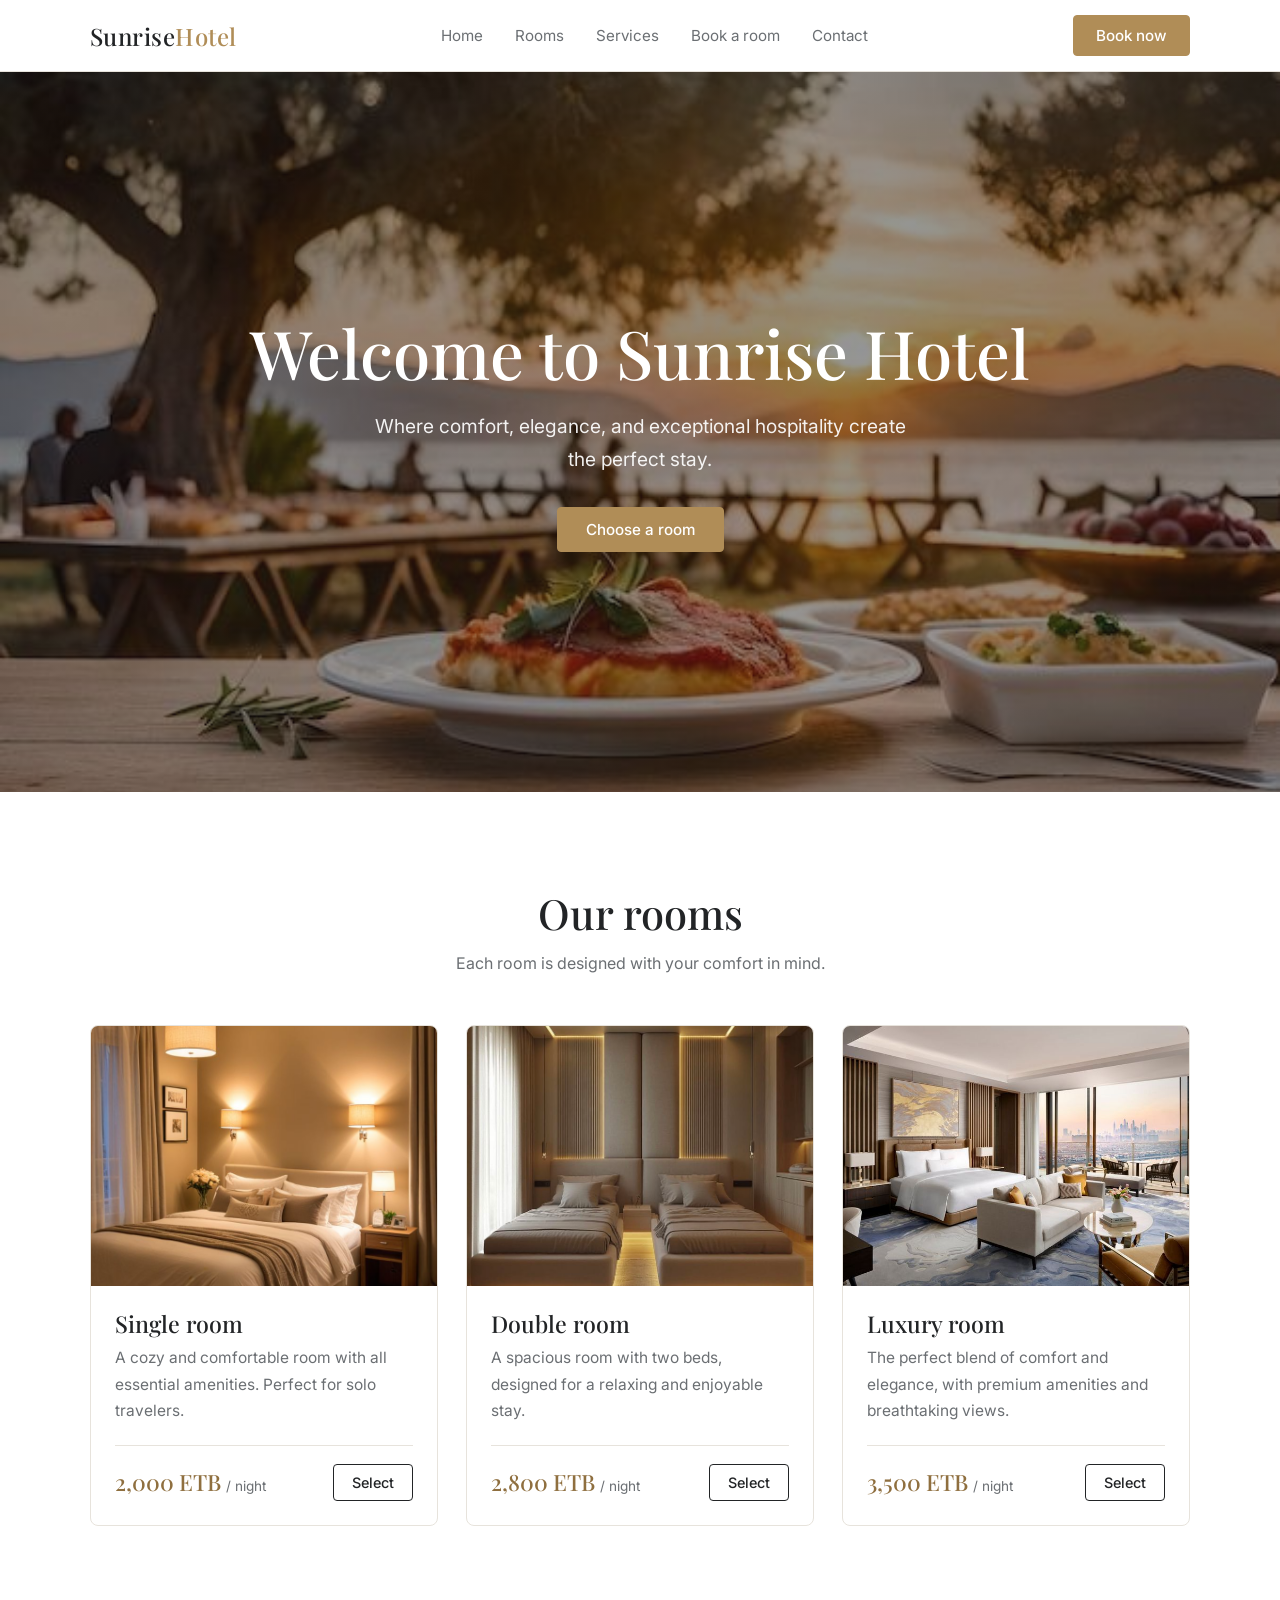
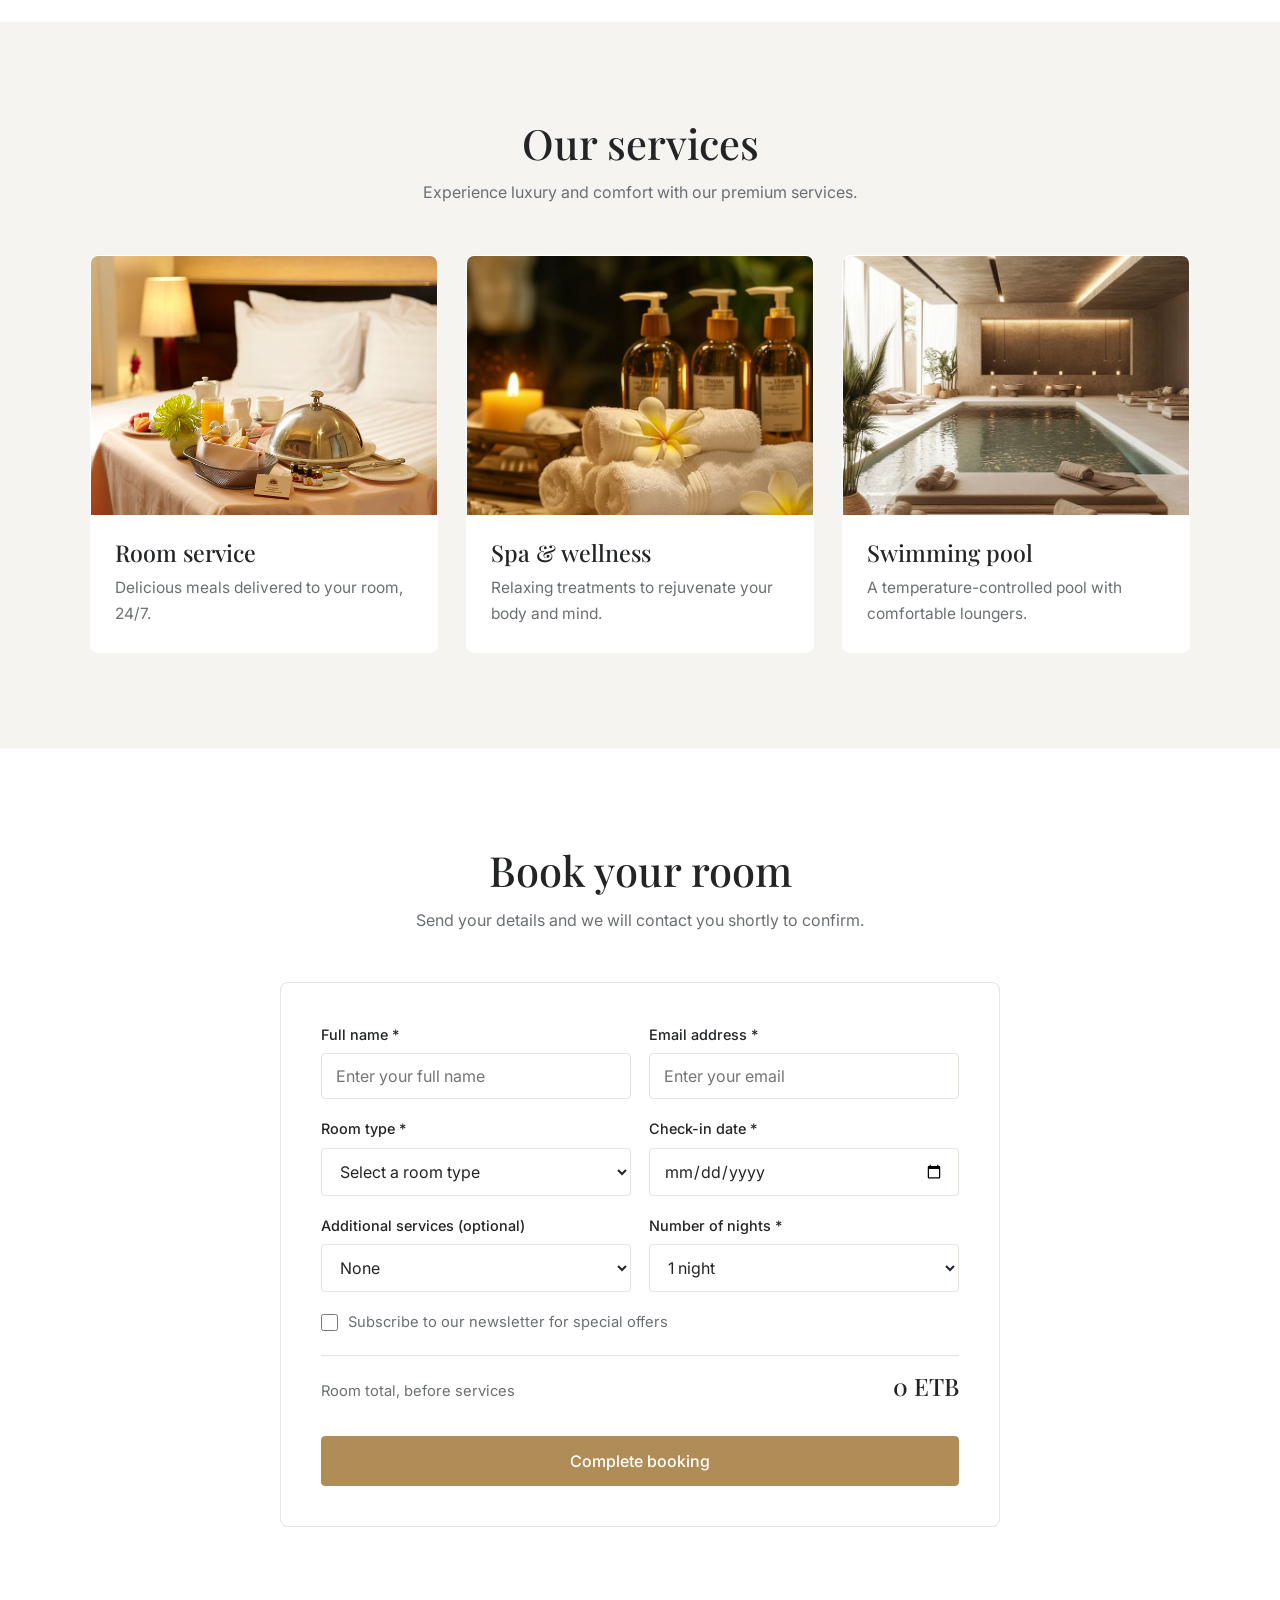
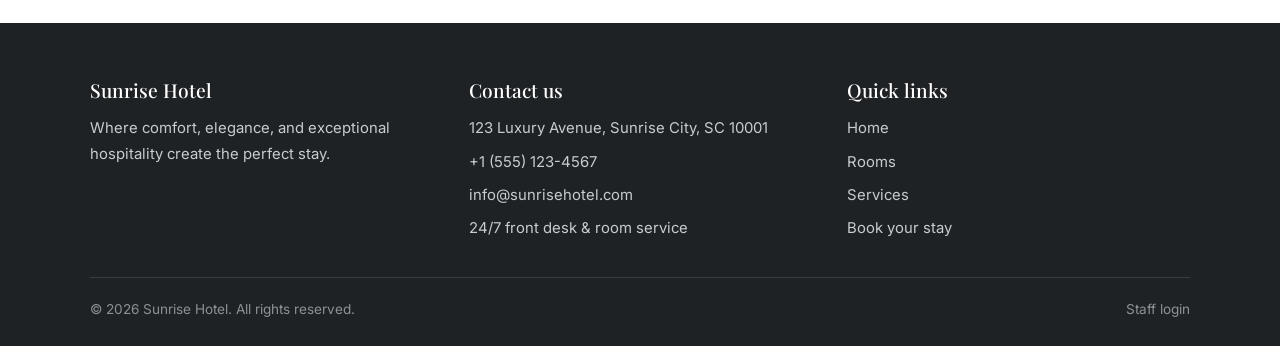
<file: index.html>
<!DOCTYPE html>
<html lang="en">
<head>
    <meta charset="UTF-8">
    <meta name="viewport" content="width=device-width, initial-scale=1.0">
    <title>Sunrise Hotel – Luxury Accommodation</title>

    <link rel="preconnect" href="https://fonts.googleapis.com">
    <link rel="preconnect" href="https://fonts.gstatic.com" crossorigin>
    <link href="https://fonts.googleapis.com/css2?family=Inter:wght@400;500&family=Playfair+Display:wght@400;500&display=swap" rel="stylesheet">
    <link rel="stylesheet" href="style.css">
</head>
<body>

    <!-- Header -->
    <header class="site-header">
        <div class="container header-inner">
            <a href="#home" class="logo">Sunrise<span>Hotel</span></a>

            <nav class="nav" id="nav" aria-label="Main">
                <ul class="nav-list">
                    <li><a href="#home">Home</a></li>
                    <li><a href="#rooms">Rooms</a></li>
                    <li><a href="#services">Services</a></li>
                    <li><a href="#booking">Book a room</a></li>
                    <li><a href="#contact">Contact</a></li>
                </ul>
            </nav>

            <div class="header-actions">
                <a href="#booking" class="btn">Book now</a>
                <button class="nav-toggle" id="navToggle" aria-label="Open menu" aria-expanded="false" aria-controls="nav">
                    <span></span><span></span><span></span>
                </button>
            </div>
        </div>
    </header>

    <main>
        <!-- Hero -->
        <section class="hero" id="home">
            <div class="container">
                <h1>Welcome to Sunrise Hotel</h1>
                <p>Where comfort, elegance, and exceptional hospitality create the perfect stay.</p>
                <a href="#rooms" class="btn">Choose a room</a>
            </div>
        </section>

        <!-- Rooms -->
        <section class="section" id="rooms">
            <div class="container">
                <div class="section-head">
                    <h2>Our rooms</h2>
                    <p>Each room is designed with your comfort in mind.</p>
                </div>

                <div class="grid">
                    <article class="card">
                        <div class="card-img"><img src="public/single.jpg" alt="Single room" loading="lazy"></div>
                        <div class="card-body">
                            <h3>Single room</h3>
                            <p>A cozy and comfortable room with all essential amenities. Perfect for solo travelers.</p>
                            <div class="room-footer">
                                <div class="room-price">2,000 ETB <small>/ night</small></div>
                                <button class="btn btn--outline" type="button" data-room="single">Select</button>
                            </div>
                        </div>
                    </article>

                    <article class="card">
                        <div class="card-img"><img src="public/double.jpg" alt="Double room" loading="lazy"></div>
                        <div class="card-body">
                            <h3>Double room</h3>
                            <p>A spacious room with two beds, designed for a relaxing and enjoyable stay.</p>
                            <div class="room-footer">
                                <div class="room-price">2,800 ETB <small>/ night</small></div>
                                <button class="btn btn--outline" type="button" data-room="double">Select</button>
                            </div>
                        </div>
                    </article>

                    <article class="card">
                        <div class="card-img"><img src="public/luxury.jpg" alt="Luxury room" loading="lazy"></div>
                        <div class="card-body">
                            <h3>Luxury room</h3>
                            <p>The perfect blend of comfort and elegance, with premium amenities and breathtaking views.</p>
                            <div class="room-footer">
                                <div class="room-price">3,500 ETB <small>/ night</small></div>
                                <button class="btn btn--outline" type="button" data-room="luxury">Select</button>
                            </div>
                        </div>
                    </article>
                </div>
            </div>
        </section>

        <!-- Services -->
        <section class="section section--alt" id="services">
            <div class="container">
                <div class="section-head">
                    <h2>Our services</h2>
                    <p>Experience luxury and comfort with our premium services.</p>
                </div>

                <div class="grid">
                    <article class="card">
                        <div class="card-img"><img src="public/food.jpg" alt="Room service" loading="lazy"></div>
                        <div class="card-body">
                            <h3>Room service</h3>
                            <p>Delicious meals delivered to your room, 24/7.</p>
                        </div>
                    </article>

                    <article class="card">
                        <div class="card-img"><img src="public/spa.jpg" alt="Spa and wellness" loading="lazy"></div>
                        <div class="card-body">
                            <h3>Spa &amp; wellness</h3>
                            <p>Relaxing treatments to rejuvenate your body and mind.</p>
                        </div>
                    </article>

                    <article class="card">
                        <div class="card-img"><img src="public/pool.jpg" alt="Swimming pool" loading="lazy"></div>
                        <div class="card-body">
                            <h3>Swimming pool</h3>
                            <p>A temperature-controlled pool with comfortable loungers.</p>
                        </div>
                    </article>
                </div>
            </div>
        </section>

        <!-- Booking -->
        <section class="section" id="booking">
            <div class="container">
                <div class="section-head">
                    <h2>Book your room</h2>
                    <p>Send your details and we will contact you shortly to confirm.</p>
                </div>

                <div class="booking-form">
                    <form id="bookingForm" novalidate>
                        <div class="form-row">
                            <div class="form-group">
                                <label for="name">Full name *</label>
                                <input type="text" id="name" name="name" required placeholder="Enter your full name" autocomplete="name">
                            </div>
                            <div class="form-group">
                                <label for="email">Email address *</label>
                                <input type="email" id="email" name="email" required placeholder="Enter your email" autocomplete="email">
                            </div>
                        </div>

                        <div class="form-row">
                            <div class="form-group">
                                <label for="roomType">Room type *</label>
                                <select id="roomType" name="roomType" required>
                                    <option value="">Select a room type</option>
                                    <option value="single">Single room – 2000 ETB/night</option>
                                    <option value="double">Double room – 2800 ETB/night</option>
                                    <option value="luxury">Luxury room – 3500 ETB/night</option>
                                </select>
                            </div>
                            <div class="form-group">
                                <label for="checkin">Check-in date *</label>
                                <input type="date" id="checkin" name="checkin" required>
                            </div>
                        </div>

                        <div class="form-row">
                            <div class="form-group">
                                <label for="services">Additional services (optional)</label>
                                <select id="services" name="services">
                                    <option value="">None</option>
                                    <option value="spa">Spa &amp; wellness package</option>
                                    <option value="airport">Airport transfer</option>
                                    <option value="breakfast">Breakfast buffet</option>
                                    <option value="dinner">Romantic dinner</option>
                                </select>
                            </div>
                            <div class="form-group">
                                <label for="nights">Number of nights *</label>
                                <select id="nights" name="nights" required>
                                    <option value="1">1 night</option>
                                    <option value="2">2 nights</option>
                                    <option value="3">3 nights</option>
                                    <option value="4">4 nights</option>
                                    <option value="5">5 nights</option>
                                    <option value="6">6 nights</option>
                                    <option value="7">7 nights</option>
                                </select>
                            </div>
                        </div>

                        <div class="form-checkbox">
                            <input type="checkbox" id="newsletter" name="newsletter">
                            <label for="newsletter">Subscribe to our newsletter for special offers</label>
                        </div>

                        <div class="estimate" aria-live="polite">
                            <span>Room total, before services</span>
                            <strong id="estimateTotal">0 ETB</strong>
                        </div>

                        <button type="submit" class="btn submit-btn">Complete booking</button>
                        <div class="form-message" id="formMessage" role="status"></div>
                    </form>
                </div>
            </div>
        </section>
    </main>

    <!-- Footer -->
    <footer class="site-footer" id="contact">
        <div class="container">
            <div class="footer-grid">
                <div>
                    <h3>Sunrise Hotel</h3>
                    <p>Where comfort, elegance, and exceptional hospitality create the perfect stay.</p>
                </div>

                <div>
                    <h3>Contact us</h3>
                    <ul class="footer-list">
                        <li>123 Luxury Avenue, Sunrise City, SC 10001</li>
                        <li>+1 (555) 123-4567</li>
                        <li>info@sunrisehotel.com</li>
                        <li>24/7 front desk &amp; room service</li>
                    </ul>
                </div>

                <div>
                    <h3>Quick links</h3>
                    <ul class="footer-list">
                        <li><a href="#home">Home</a></li>
                        <li><a href="#rooms">Rooms</a></li>
                        <li><a href="#services">Services</a></li>
                        <li><a href="#booking">Book your stay</a></li>
                    </ul>
                </div>
            </div>

            <div class="footer-bottom">
                <p>&copy; <span id="year">2026</span> Sunrise Hotel. All rights reserved.</p>
                <a href="admin.html" target="_blank" rel="noopener">Staff login</a>
            </div>
        </div>
    </footer>

    <script src="script.js"></script>
</body>
</html>
</file>
<file: style.css>
/* ==========================================================
   Sunrise Hotel – simple & clean
   ========================================================== */

:root {
  --ink: #222426;
  --soft: #6b6f73;
  --bg: #ffffff;
  --alt: #f6f4f0;
  --line: #e7e3dc;
  --accent: #b08d57;
  --accent-dark: #8f6f3f;

  --font-head: "Playfair Display", Georgia, serif;
  --font-body: "Inter", "Segoe UI", system-ui, sans-serif;
  --header-h: 72px;
}

*, *::before, *::after { margin: 0; padding: 0; box-sizing: border-box; }

html { scroll-behavior: smooth; scroll-padding-top: var(--header-h); }

body {
  font-family: var(--font-body);
  color: var(--ink);
  background: var(--bg);
  line-height: 1.7;
  -webkit-font-smoothing: antialiased;
}

img { display: block; max-width: 100%; }
a { color: inherit; }
:focus-visible { outline: 2px solid var(--accent); outline-offset: 3px; }

.container { width: min(1100px, 100% - 40px); margin-inline: auto; }

h1, h2, h3 { font-family: var(--font-head); font-weight: 500; line-height: 1.2; }

/* ---------- Buttons ---------- */
.btn {
  display: inline-block;
  padding: 12px 28px;
  border: 1px solid var(--accent);
  border-radius: 4px;
  background: var(--accent);
  color: #fff;
  font: 500 0.95rem var(--font-body);
  text-decoration: none;
  cursor: pointer;
  transition: background 0.2s, color 0.2s;
}
.btn:hover { background: var(--accent-dark); border-color: var(--accent-dark); }

.btn--outline { background: transparent; color: var(--ink); border-color: var(--ink); }
.btn--outline:hover { background: var(--ink); border-color: var(--ink); color: #fff; }

/* ---------- Header ---------- */
.site-header {
  position: sticky;
  top: 0;
  z-index: 100;
  height: var(--header-h);
  background: #fff;
  border-bottom: 1px solid var(--line);
}

.header-inner {
  height: 100%;
  display: flex;
  align-items: center;
  justify-content: space-between;
  gap: 24px;
}

.logo {
  font: 500 1.5rem var(--font-head);
  text-decoration: none;
  letter-spacing: 0.02em;
}
.logo span { color: var(--accent); }

.nav-list { display: flex; gap: 32px; list-style: none; }
.nav-list a {
  text-decoration: none;
  font-size: 0.95rem;
  color: var(--soft);
  transition: color 0.2s;
}
.nav-list a:hover { color: var(--ink); }

.header-actions { display: flex; align-items: center; gap: 12px; }
.header-actions .btn { padding: 10px 22px; }

.nav-toggle {
  display: none;
  width: 42px;
  height: 42px;
  border: 1px solid var(--line);
  border-radius: 4px;
  background: #fff;
  cursor: pointer;
  flex-direction: column;
  align-items: center;
  justify-content: center;
  gap: 5px;
}
.nav-toggle span { width: 18px; height: 2px; background: var(--ink); transition: transform 0.2s, opacity 0.2s; }
.nav-toggle[aria-expanded="true"] span:nth-child(1) { transform: translateY(7px) rotate(45deg); }
.nav-toggle[aria-expanded="true"] span:nth-child(2) { opacity: 0; }
.nav-toggle[aria-expanded="true"] span:nth-child(3) { transform: translateY(-7px) rotate(-45deg); }

/* ---------- Hero ---------- */
.hero {
  min-height: 80vh;
  display: flex;
  align-items: center;
  text-align: center;
  color: #fff;
  background:
    linear-gradient(rgba(20, 20, 20, 0.45), rgba(20, 20, 20, 0.45)),
    url("public/cover.jpg") center / cover no-repeat,
    #3a3d40;
  padding: 80px 0;
}

.hero h1 { font-size: clamp(2.4rem, 6vw, 4.2rem); margin-bottom: 18px; }
.hero p { max-width: 540px; margin: 0 auto 32px; font-size: clamp(1rem, 2vw, 1.2rem); opacity: 0.92; }

/* ---------- Sections ---------- */
.section { padding: clamp(56px, 8vw, 96px) 0; }
.section--alt { background: var(--alt); }

.section-head { text-align: center; max-width: 560px; margin: 0 auto 48px; }
.section-head h2 { font-size: clamp(1.9rem, 4vw, 2.6rem); margin-bottom: 12px; }
.section-head p { color: var(--soft); }

.grid {
  display: grid;
  gap: 28px;
  grid-template-columns: repeat(auto-fit, minmax(min(100%, 280px), 1fr));
}

/* ---------- Cards ---------- */
.card { background: #fff; border: 1px solid var(--line); border-radius: 8px; overflow: hidden; }
.section--alt .card { border-color: transparent; }

.card-img { aspect-ratio: 4 / 3; background: var(--line); overflow: hidden; }
.card-img img { width: 100%; height: 100%; object-fit: cover; transition: transform 0.5s; }
.card:hover .card-img img { transform: scale(1.04); }

.card-body { padding: 24px; }
.card-body h3 { font-size: 1.45rem; margin-bottom: 8px; }
.card-body p { color: var(--soft); font-size: 0.97rem; }

.room-footer {
  display: flex;
  align-items: center;
  justify-content: space-between;
  gap: 12px;
  margin-top: 20px;
  padding-top: 18px;
  border-top: 1px solid var(--line);
}
.room-price { font: 500 1.4rem var(--font-head); color: var(--accent-dark); }
.room-price small { font: 400 0.85rem var(--font-body); color: var(--soft); }
.room-footer .btn { padding: 9px 18px; font-size: 0.9rem; }

/* ---------- Booking ---------- */
.booking-form {
  max-width: 720px;
  margin: 0 auto;
  background: #fff;
  border: 1px solid var(--line);
  border-radius: 8px;
  padding: clamp(22px, 4vw, 40px);
}

.form-row { display: grid; grid-template-columns: repeat(2, 1fr); gap: 18px; margin-bottom: 18px; }
.form-group label { display: block; margin-bottom: 6px; font-size: 0.9rem; font-weight: 500; }

.form-group input,
.form-group select {
  width: 100%;
  padding: 12px 14px;
  border: 1px solid var(--line);
  border-radius: 4px;
  background: #fff;
  font: 400 16px var(--font-body);
  color: var(--ink);
}
.form-group input:focus,
.form-group select:focus { outline: none; border-color: var(--accent); box-shadow: 0 0 0 3px rgba(176, 141, 87, 0.2); }

.form-checkbox { display: flex; align-items: center; gap: 10px; margin-bottom: 20px; font-size: 0.92rem; color: var(--soft); }
.form-checkbox input { width: 17px; height: 17px; accent-color: var(--accent); }

.estimate {
  display: flex;
  justify-content: space-between;
  align-items: baseline;
  padding: 14px 0;
  margin-bottom: 18px;
  border-top: 1px solid var(--line);
  font-size: 0.92rem;
  color: var(--soft);
}
.estimate strong { font: 500 1.5rem var(--font-head); color: var(--ink); }

.submit-btn { width: 100%; padding: 14px; font-size: 1rem; }

.form-message { display: none; margin-top: 18px; padding: 14px 16px; border-radius: 4px; background: #eaf4ec; color: #21512d; font-size: 0.93rem; }
.form-message.is-visible { display: block; }
.form-message.is-error { background: #fbeceb; color: #7a2820; }

/* ---------- Footer ---------- */
.site-footer { background: #1f2224; color: #c9cccf; padding: 56px 0 24px; }

.footer-grid {
  display: grid;
  gap: 36px;
  grid-template-columns: repeat(auto-fit, minmax(min(100%, 220px), 1fr));
  margin-bottom: 36px;
}
.footer-grid h3 { color: #fff; font-size: 1.2rem; margin-bottom: 14px; }
.footer-grid p { font-size: 0.93rem; max-width: 320px; }
.footer-list { list-style: none; display: grid; gap: 8px; font-size: 0.93rem; }
.footer-list a { text-decoration: none; }
.footer-list a:hover, .footer-bottom a:hover { color: var(--accent); }

.footer-bottom {
  display: flex;
  flex-wrap: wrap;
  justify-content: space-between;
  gap: 10px;
  padding-top: 20px;
  border-top: 1px solid rgba(255, 255, 255, 0.12);
  font-size: 0.85rem;
  color: #8d9195;
}
.footer-bottom a { text-decoration: none; }

/* ---------- Responsive ---------- */
@media (max-width: 800px) {
  .nav-toggle { display: inline-flex; }
  .header-actions .btn { display: none; }

  .nav {
    position: absolute;
    top: 100%;
    left: 0;
    right: 0;
    background: #fff;
    border-bottom: 1px solid var(--line);
    padding: 8px 20px 16px;
    opacity: 0;
    visibility: hidden;
    transform: translateY(-8px);
    transition: opacity 0.2s, transform 0.2s, visibility 0.2s;
  }
  .nav.is-open { opacity: 1; visibility: visible; transform: none; }

  .nav-list { flex-direction: column; gap: 0; }
  .nav-list a { display: block; padding: 14px 0; border-bottom: 1px solid var(--line); font-size: 1rem; }
  .nav-list li:last-child a { border-bottom: 0; }
}

@media (max-width: 560px) {
  .form-row { grid-template-columns: 1fr; }
  .hero { min-height: 70vh; }
  .footer-bottom { flex-direction: column; }
}

@media (prefers-reduced-motion: reduce) {
  html { scroll-behavior: auto; }
  *, *::before, *::after { transition: none !important; }
}
</file>
